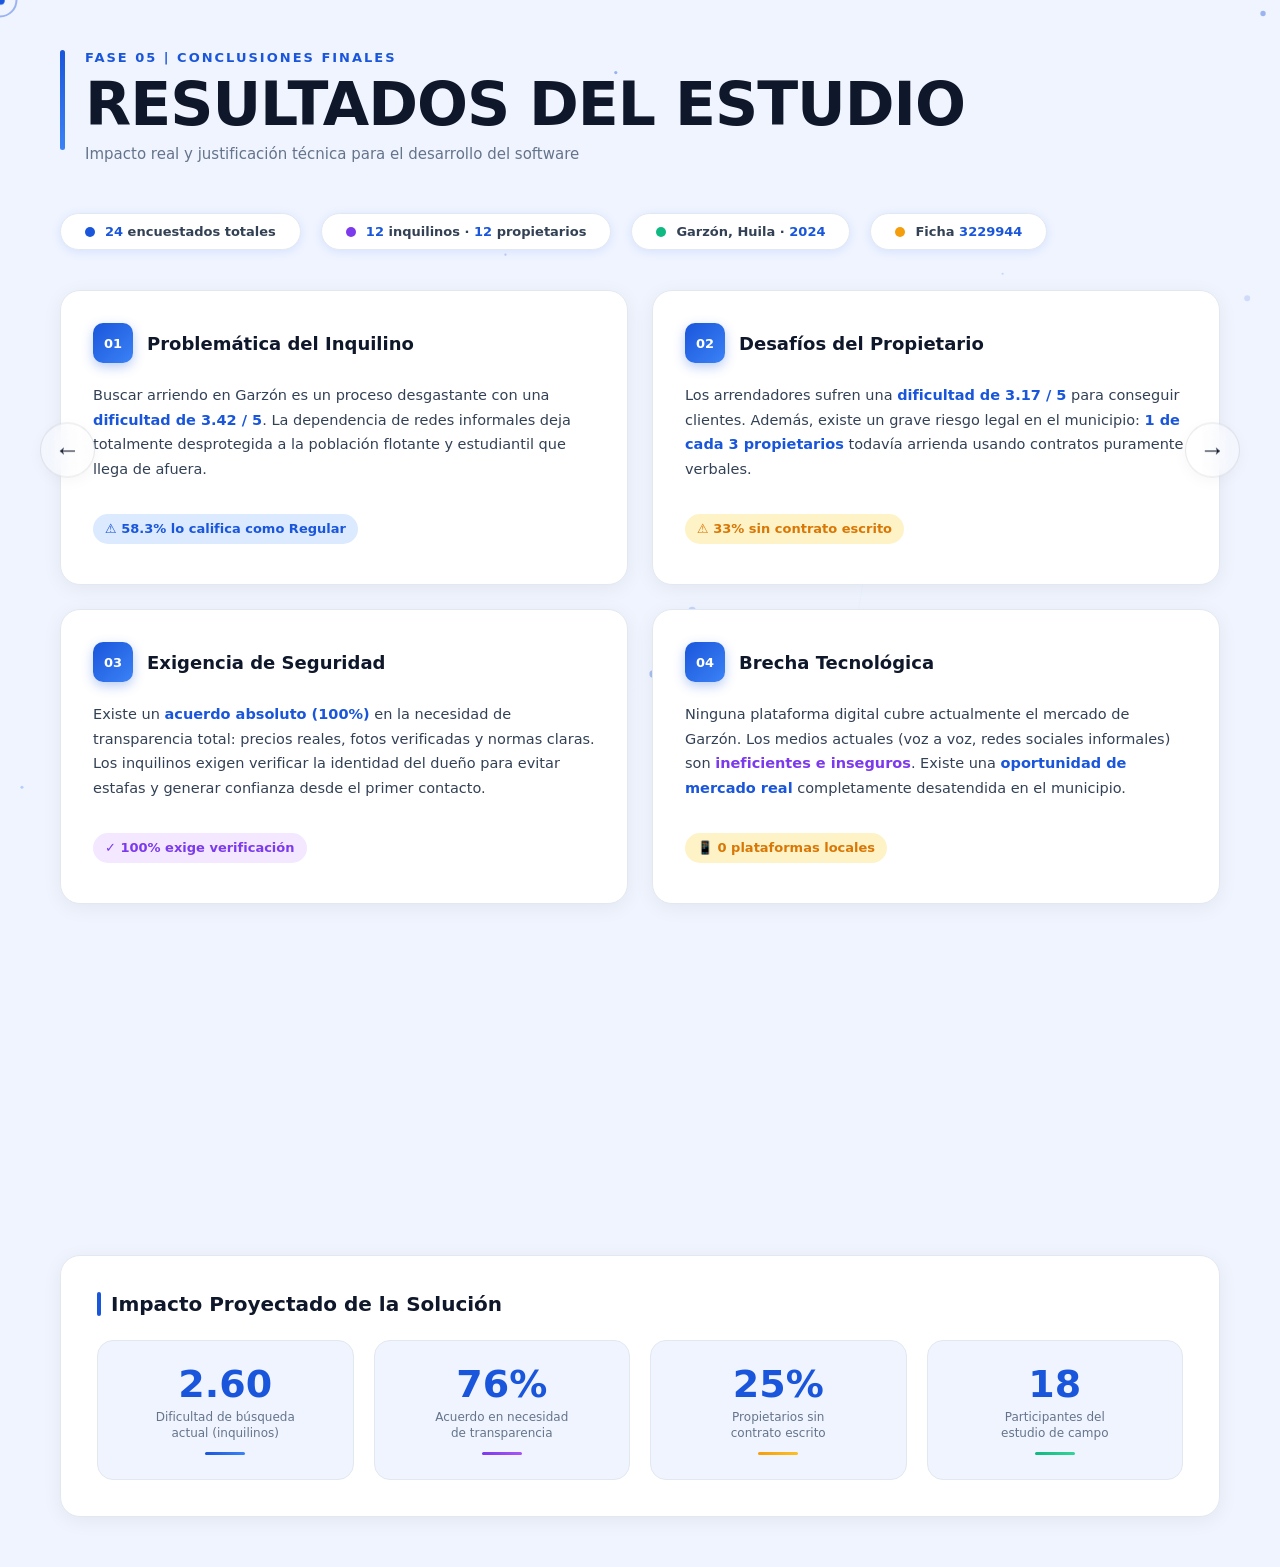
<file: conclusiones.html>
<!DOCTYPE html>
<html lang="es">
<head>
    <meta charset="UTF-8">
    <meta name="viewport" content="width=device-width, initial-scale=1.0">
    <title>Conclusiones Finales - Fase 05</title>
    <link rel="stylesheet" href="CSS/conclusiones.css">


</head>
<body>

    <!-- Cursor personalizado -->
    <div class="cursor-dot" id="cursorDot"></div>
    <div class="cursor-ring" id="cursorRing"></div>

    <!-- Canvas de partículas -->
    <canvas id="particles-canvas"></canvas>

    <div class="page-wrapper">

        <!-- HEADER -->
        <div class="header">
            <div class="header-bar"></div>
            <div class="header-content">
                <div class="fase-label">Fase 05 | Conclusiones Finales</div>
                <h1>Resultados del Estudio</h1>
                <p>Impacto real y justificación técnica para el desarrollo del software</p>
            </div>
        </div>

        <!-- STATS PILLS -->
        <div class="stats-bar">
            <div class="stat-pill">
                <div class="pill-dot"></div>
                <span><strong>24</strong> encuestados totales</span>
            </div>
            <div class="stat-pill">
                <div class="pill-dot" style="background: var(--purple)"></div>
                <span><strong>12</strong> inquilinos · <strong>12</strong> propietarios</span>
            </div>
            <div class="stat-pill">
                <div class="pill-dot" style="background: #10b981"></div>
                <span>Garzón, Huila · <strong>2024</strong></span>
            </div>
            <div class="stat-pill">
                <div class="pill-dot" style="background: var(--orange)"></div>
                <span>Ficha <strong>3229944</strong></span>
            </div>
        </div>

        <!-- GRID DE CONCLUSIONES -->
        <div class="conclusions-grid">

            <!-- Card 01 -->
            <div class="conclusion-card" data-delay="0.4">
                <div class="card-header">
                    <div class="card-number">01</div>
                    <div class="card-title">Problemática del Inquilino</div>
                </div>
                <div class="card-body">
                    Buscar arriendo en Garzón es un proceso desgastante con una 
                    <span class="highlight">dificultad de 3.42 / 5</span>. 
                    La dependencia de redes informales deja totalmente desprotegida 
                    a la población flotante y estudiantil que llega de afuera.
                    <br><br>
                    <span class="mini-stat">⚠ 58.3% lo califica como Regular</span>
                </div>
            </div>

            <!-- Card 02 -->
            <div class="conclusion-card" data-delay="0.55">
                <div class="card-header">
                    <div class="card-number">02</div>
                    <div class="card-title">Desafíos del Propietario</div>
                </div>
                <div class="card-body">
                    Los arrendadores sufren una 
                    <span class="highlight">dificultad de 3.17 / 5</span> 
                    para conseguir clientes. Además, existe un grave riesgo legal en el municipio: 
                    <span class="highlight">1 de cada 3 propietarios</span> 
                    todavía arrienda usando contratos puramente verbales.
                    <br><br>
                    <span class="mini-stat" style="background:#fef3c7; color:#d97706">⚠ 33% sin contrato escrito</span>
                </div>
            </div>

            <!-- Card 03 -->
            <div class="conclusion-card" data-delay="0.7">
                <div class="card-header">
                    <div class="card-number">03</div>
                    <div class="card-title">Exigencia de Seguridad</div>
                </div>
                <div class="card-body">
                    Existe un <span class="highlight">acuerdo absoluto (100%)</span> en la necesidad de 
                    transparencia total: precios reales, fotos verificadas y normas claras. 
                    Los inquilinos exigen verificar la identidad del dueño para evitar estafas 
                    y generar confianza desde el primer contacto.
                    <br><br>
                    <span class="mini-stat" style="background:#f3e8ff; color:#7c3aed">✓ 100% exige verificación</span>
                </div>
            </div>

            <!-- Card 04 -->
            <div class="conclusion-card" data-delay="0.85">
                <div class="card-header">
                    <div class="card-number">04</div>
                    <div class="card-title">Brecha Tecnológica</div>
                </div>
                <div class="card-body">
                    Ninguna plataforma digital cubre actualmente el mercado de Garzón. 
                    Los medios actuales (voz a voz, redes sociales informales) son 
                    <span class="highlight-purple">ineficientes e inseguros</span>. 
                    Existe una <span class="highlight">oportunidad de mercado real</span> 
                    completamente desatendida en el municipio.
                    <br><br>
                    <span class="mini-stat" style="background:#fef3c7; color:#d97706">📱 0 plataformas locales</span>
                </div>
            </div>

            <!-- Card 05 - SOLUCIÓN (full width) -->
            <div class="conclusion-card card-solution" data-delay="1.0">
                <div class="solution-content">
                    <div>
                        <div class="card-header">
                            <div class="card-number">05</div>
                            <div class="card-title">Solución del Problema</div>
                        </div>
                        <div class="card-body">
                            El resultado de este <strong style="color:white">proyecto de investigación</strong> demuestra 
                            que la solución definitiva es la creación de un aplicativo que centralice y 
                            digitalice todo el proceso de búsqueda y publicación de arriendos en Garzón, Huila. 
                            Una plataforma que conecte de forma segura, transparente y eficiente a inquilinos 
                            y propietarios, eliminando las barreras actuales del mercado informal.
                        </div>
                        <div class="solution-features">
                            <span class="feature-chip">📍 Geolocalización</span>
                            <span class="feature-chip">🔐 Verificación de identidad</span>
                            <span class="feature-chip">📄 Contratos digitales</span>
                            <span class="feature-chip">💬 Chat seguro</span>
                            <span class="feature-chip">🏠 Filtros avanzados</span>
                            <span class="feature-chip">⭐ Sistema de reseñas</span>
                        </div>
                    </div>
                    <div style="text-align:center; flex-shrink:0">
                        <canvas id="canvas-3d-solution" width="140" height="140"></canvas>
                    </div>
                </div>
            </div>

        </div>

        <!-- SECCIÓN DE IMPACTO -->
        <div class="impact-section">
            <h3>Impacto Proyectado de la Solución</h3>
            <div class="impact-metrics">
                <div class="metric-box">
                    <span class="metric-number" data-target="3.42">0</span>
                    <div class="metric-label">Dificultad de búsqueda<br>actual (inquilinos)</div>
                    <div class="metric-bar"></div>
                </div>
                <div class="metric-box">
                    <span class="metric-number" data-target="100" data-suffix="%">0</span>
                    <div class="metric-label">Acuerdo en necesidad<br>de transparencia</div>
                    <div class="metric-bar" style="background: linear-gradient(90deg, var(--purple), #a855f7)"></div>
                </div>
                <div class="metric-box">
                    <span class="metric-number" data-target="33" data-suffix="%">0</span>
                    <div class="metric-label">Propietarios sin<br>contrato escrito</div>
                    <div class="metric-bar" style="background: linear-gradient(90deg, #f59e0b, #fbbf24)"></div>
                </div>
                <div class="metric-box">
                    <span class="metric-number" data-target="24">0</span>
                    <div class="metric-label">Participantes del<br>estudio de campo</div>
                    <div class="metric-bar" style="background: linear-gradient(90deg, #10b981, #34d399)"></div>
                </div>
            </div>
        </div>

    </div>
    <script src="js/navegacion.js"></script>

    <script>
    // ============================================================
    // 1. CURSOR PERSONALIZADO
    // ============================================================
    const cursorDot = document.getElementById('cursorDot');
    const cursorRing = document.getElementById('cursorRing');
    let mouseX = 0, mouseY = 0;
    let ringX = 0, ringY = 0;

    document.addEventListener('mousemove', (e) => {
        mouseX = e.clientX;
        mouseY = e.clientY;
        cursorDot.style.left = mouseX + 'px';
        cursorDot.style.top = mouseY + 'px';
    });

    function animateCursor() {
        ringX += (mouseX - ringX) * 0.12;
        ringY += (mouseY - ringY) * 0.12;
        cursorRing.style.left = ringX + 'px';
        cursorRing.style.top = ringY + 'px';
        requestAnimationFrame(animateCursor);
    }
    animateCursor();

    document.querySelectorAll('.conclusion-card, .stat-pill, .metric-box').forEach(el => {
        el.addEventListener('mouseenter', () => {
            cursorRing.style.width = '60px';
            cursorRing.style.height = '60px';
            cursorRing.style.borderColor = 'rgba(26,86,219,0.6)';
        });
        el.addEventListener('mouseleave', () => {
            cursorRing.style.width = '35px';
            cursorRing.style.height = '35px';
            cursorRing.style.borderColor = 'rgba(26,86,219,0.4)';
        });
    });

    // ============================================================
    // 2. SISTEMA DE PARTÍCULAS (fondo)
    // ============================================================
    const canvas = document.getElementById('particles-canvas');
    const ctx = canvas.getContext('2d');
    canvas.width = window.innerWidth;
    canvas.height = window.innerHeight;

    window.addEventListener('resize', () => {
        canvas.width = window.innerWidth;
        canvas.height = window.innerHeight;
    });

    const particles = [];
    const PARTICLE_COUNT = 60;

    class Particle {
        constructor() {
            this.reset();
        }
        reset() {
            this.x = Math.random() * canvas.width;
            this.y = Math.random() * canvas.height;
            this.radius = Math.random() * 3 + 1;
            this.speedX = (Math.random() - 0.5) * 0.5;
            this.speedY = (Math.random() - 0.5) * 0.5;
            this.opacity = Math.random() * 0.4 + 0.1;
            this.color = Math.random() > 0.5 ? '26,86,219' : '59,130,246';
        }
        update() {
            this.x += this.speedX;
            this.y += this.speedY;
            if (this.x < 0 || this.x > canvas.width || 
                this.y < 0 || this.y > canvas.height) this.reset();
        }
        draw() {
            ctx.beginPath();
            ctx.arc(this.x, this.y, this.radius, 0, Math.PI * 2);
            ctx.fillStyle = `rgba(${this.color},${this.opacity})`;
            ctx.fill();
        }
    }

    for (let i = 0; i < PARTICLE_COUNT; i++) {
        particles.push(new Particle());
    }

    function drawConnections() {
        for (let i = 0; i < particles.length; i++) {
            for (let j = i + 1; j < particles.length; j++) {
                const dx = particles[i].x - particles[j].x;
                const dy = particles[i].y - particles[j].y;
                const dist = Math.sqrt(dx*dx + dy*dy);
                if (dist < 120) {
                    ctx.beginPath();
                    ctx.strokeStyle = `rgba(59,130,246,${0.08 * (1 - dist/120)})`;
                    ctx.lineWidth = 1;
                    ctx.moveTo(particles[i].x, particles[i].y);
                    ctx.lineTo(particles[j].x, particles[j].y);
                    ctx.stroke();
                }
            }
        }
    }

    function animateParticles() {
        ctx.clearRect(0, 0, canvas.width, canvas.height);
        particles.forEach(p => { p.update(); p.draw(); });
        drawConnections();
        requestAnimationFrame(animateParticles);
    }
    animateParticles();

    // ============================================================
    // 3. ANIMACIÓN 3D - CUBO ROTANTE (tarjeta solución)
    // ============================================================
    const canvas3d = document.getElementById('canvas-3d-solution');
    const ctx3d = canvas3d.getContext('2d');
    let angle = 0;

    function project3D(x, y, z, fov = 200, viewDist = 5) {
        const factor = fov / (viewDist + z);
        return {
            x: x * factor + canvas3d.width / 2,
            y: y * factor + canvas3d.height / 2
        };
    }

    function rotate3D(x, y, z, rx, ry) {
        // Rotación Y
        let x1 = x * Math.cos(ry) + z * Math.sin(ry);
        let z1 = -x * Math.sin(ry) + z * Math.cos(ry);
        // Rotación X
        let y1 = y * Math.cos(rx) - z1 * Math.sin(rx);
        let z2 = y * Math.sin(rx) + z1 * Math.cos(rx);
        return { x: x1, y: y1, z: z2 };
    }

    function drawCube() {
        ctx3d.clearRect(0, 0, canvas3d.width, canvas3d.height);
        
        const size = 35;
        const vertices = [
            [-size,-size,-size],[size,-size,-size],[size,size,-size],[-size,size,-size],
            [-size,-size, size],[size,-size, size],[size,size, size],[-size,size, size]
        ];

        const faces = [
            [0,1,2,3,'rgba(26,86,219,0.3)','rgba(26,86,219,0.8)'],
            [4,5,6,7,'rgba(59,130,246,0.3)','rgba(59,130,246,0.8)'],
            [0,1,5,4,'rgba(37,99,235,0.3)','rgba(37,99,235,0.8)'],
            [2,3,7,6,'rgba(96,165,250,0.3)','rgba(96,165,250,0.8)'],
            [0,3,7,4,'rgba(147,197,253,0.2)','rgba(147,197,253,0.6)'],
            [1,2,6,5,'rgba(29,78,216,0.3)','rgba(29,78,216,0.8)']
        ];

        const rx = angle * 0.5;
        const ry = angle;

        const projected = vertices.map(([x, y, z]) => {
            const r = rotate3D(x, y, z, rx, ry);
            return project3D(r.x, r.y, r.z);
        });

        const rotated = vertices.map(([x, y, z]) => rotate3D(x, y, z, rx, ry));

        faces.forEach(([a, b, c, d, fill, stroke]) => {
            // Normal para backface culling
            const v1 = rotated[b], v2 = rotated[a], v3 = rotated[c];
            const nx = (v2.y-v1.y)*(v3.z-v1.z) - (v2.z-v1.z)*(v3.y-v1.y);
            const ny = (v2.z-v1.z)*(v3.x-v1.x) - (v2.x-v1.x)*(v3.z-v1.z);
            const nz = (v2.x-v1.x)*(v3.y-v1.y) - (v2.y-v1.y)*(v3.x-v1.x);
            if (nz < 0) return;

            ctx3d.beginPath();
            ctx3d.moveTo(projected[a].x, projected[a].y);
            ctx3d.lineTo(projected[b].x, projected[b].y);
            ctx3d.lineTo(projected[c].x, projected[c].y);
            ctx3d.lineTo(projected[d].x, projected[d].y);
            ctx3d.closePath();
            ctx3d.fillStyle = fill;
            ctx3d.fill();
            ctx3d.strokeStyle = stroke;
            ctx3d.lineWidth = 1.5;
            ctx3d.stroke();
        });

        angle += 0.015;
        requestAnimationFrame(drawCube);
    }
    drawCube();

    // ============================================================
    // 4. ANIMACIÓN DE APARICIÓN DE CARDS (Intersection Observer)
    // ============================================================
    const cards = document.querySelectorAll('.conclusion-card');
    const observer = new IntersectionObserver((entries) => {
        entries.forEach(entry => {
            if (entry.isIntersecting) {
                const delay = parseFloat(entry.target.dataset.delay || 0) * 1000;
                setTimeout(() => {
                    entry.target.classList.add('animated');
                }, delay - 400);
                observer.unobserve(entry.target);
            }
        });
    }, { threshold: 0.1 });

    cards.forEach(card => observer.observe(card));

    // ============================================================
    // 5. COUNTER ANIMATION (números del impacto)
    // ============================================================
    const metricNumbers = document.querySelectorAll('.metric-number');
    const counterObserver = new IntersectionObserver((entries) => {
        entries.forEach(entry => {
            if (entry.isIntersecting) {
                const el = entry.target;
                const target = parseFloat(el.dataset.target);
                const suffix = el.dataset.suffix || '';
                const isDecimal = target % 1 !== 0;
                let start = 0;
                const duration = 1500;
                const step = (timestamp) => {
                    if (!start) start = timestamp;
                    const progress = Math.min((timestamp - start) / duration, 1);
                    const eased = 1 - Math.pow(1 - progress, 3);
                    const current = eased * target;
                    el.textContent = isDecimal ? current.toFixed(2) + suffix : Math.round(current) + suffix;
                    if (progress < 1) requestAnimationFrame(step);
                };
                requestAnimationFrame(step);
                counterObserver.unobserve(el);
            }
        });
    }, { threshold: 0.5 });

    metricNumbers.forEach(el => counterObserver.observe(el));

    // ============================================================
    // 6. EFECTO PARALLAX 3D EN CARDS (mouse move)
    // ============================================================
    cards.forEach(card => {
        card.addEventListener('mousemove', (e) => {
            const rect = card.getBoundingClientRect();
            const x = (e.clientX - rect.left) / rect.width - 0.5;
            const y = (e.clientY - rect.top) / rect.height - 0.5;
            card.style.transform = `
                translateY(-8px) 
                rotateX(${-y * 8}deg) 
                rotateY(${x * 8}deg)
                scale(1.01)
            `;
        });
        card.addEventListener('mouseleave', () => {
            card.style.transform = '';
        });
    });

    // ============================================================
    // 7. ANIMACIÓN DE ESCRITURA EN EL TÍTULO
    // ============================================================
    const title = document.querySelector('.header-content h1');
    const originalText = title.textContent;
    title.textContent = '';
    let charIndex = 0;

    function typeWriter() {
        if (charIndex < originalText.length) {
            title.textContent += originalText[charIndex];
            charIndex++;
            setTimeout(typeWriter, 40);
        }
    }
    setTimeout(typeWriter, 600);

    // ============================================================
    // 8. RIPPLE EN TARJETAS AL CLICK
    // ============================================================
    cards.forEach(card => {
        card.addEventListener('click', function(e) {
            const ripple = document.createElement('span');
            const rect = card.getBoundingClientRect();
            const size = Math.max(rect.width, rect.height);
            ripple.style.cssText = `
                position:absolute; border-radius:50%; 
                width:${size}px; height:${size}px;
                left:${e.clientX - rect.left - size/2}px;
                top:${e.clientY - rect.top - size/2}px;
                background:rgba(26,86,219,0.1);
                transform:scale(0);
                animation: rippleAnim 0.6s linear;
                pointer-events:none;
                z-index:10;
            `;
            card.appendChild(ripple);
            setTimeout(() => ripple.remove(), 600);
        });
    });

    // Añadir keyframe de ripple dinámicamente
    const styleSheet = document.createElement('style');
    styleSheet.textContent = `
        @keyframes rippleAnim {
            to { transform: scale(2); opacity: 0; }
        }
    `;
    document.head.appendChild(styleSheet);

    </script>
</body>
</html>

</body>
</html>
</file>
<file: CSS/conclusiones.css>
* {
            margin: 0;
            padding: 0;
            box-sizing: border-box;
        }

        :root {
            --color-fondo: #ffffff;          /* Blanco puro */
            --color-fondo-suave: #f1f5f9;    /* Gris muy claro para contrastes */
            --color-azul-principal: #0f172a; /* Azul marino profundo para títulos */
            --color-azul-acento: #2563eb;    /* Azul brillante para elementos destacados */
            --color-texto: #334155;          /* Gris oscuro para lectura cómoda */
            --color-texto-mutado: #64748b;   /* Gris medio para etiquetas */
            --bg-primary: #f0f4ff;
            --bg-secondary: #ffffff;
            --bg-card: #ffffff;
            --blue-primary: #1a56db;
            --blue-secondary: #3b82f6;
            --blue-light: #dbeafe;
            --blue-accent: #2563eb;
            --purple: #7c3aed;
            --orange: #f59e0b;
            --text-dark: #0f172a;
            --text-medium: #334155;
            --text-light: #64748b;
            --border: #e2e8f0;
            --shadow: rgba(59, 130, 246, 0.15);
        }

        /* Botones flotantes del Carrusel (Estilo redondeado, traslúcido y minimalista) */
.controles-navegacion {
    position: fixed;
    top: 50%;
    left: 0;
    width: 100vw;
    display: flex;
    justify-content: space-between;
    padding: 0 40px;
    transform: translateY(-50%);
    pointer-events: none; /* Deja pasar los clics al contenido central */
    z-index: 1000;
}

.btn-nav {
    pointer-events: auto; /* Reactiva los clics individuales */
    background-color: rgba(255, 255, 255, 0.3);
    backdrop-filter: blur(10px);
    -webkit-backdrop-filter: blur(10px);
    border: 1px solid rgba(15, 23, 42, 0.1);
    color: var(--color-azul-principal);
    width: 55px;
    height: 55px;
    font-size: 1.6rem;
    cursor: pointer;
    border-radius: 50%;
    display: flex;
    justify-content: center;
    align-items: center;
    transition: all 0.4s cubic-bezier(0.175, 0.885, 0.32, 1.275);
    box-shadow: 0 4px 15px rgba(0, 0, 0, 0.04);
}

/* Efecto solicitado: Brillo y expansión al posar el mouse */
.btn-nav:hover {
    background-color: var(--color-azul-acento);
    color: #ffffff;
    border-color: var(--color-azul-acento);
    transform: scale(1.15);
    box-shadow: 0 0 25px rgba(37, 99, 235, 0.6);
}

/* Forzar posición unitaria por si falta un botón */
.btn-siguiente {
    margin-left: auto;
}

        body {
            font-family: 'Segoe UI', system-ui, sans-serif;
            background: var(--bg-primary);
            color: var(--text-dark);
            min-height: 100vh;
            overflow-x: hidden;
            position: relative;
        }

        /* ===== FONDO ANIMADO CON PARTÍCULAS ===== */
        #particles-canvas {
            position: fixed;
            top: 0;
            left: 0;
            width: 100%;
            height: 100%;
            z-index: 0;
            pointer-events: none;
        }

        .page-wrapper {
            position: relative;
            z-index: 1;
            padding: 50px 60px;
            max-width: 1400px;
            margin: 0 auto;
        }

        /* ===== HEADER ===== */
        .header {
            display: flex;
            align-items: flex-start;
            gap: 20px;
            margin-bottom: 50px;
            opacity: 0;
            transform: translateY(-30px);
            animation: slideDown 0.8s ease forwards 0.2s;
        }

        .header-bar {
            width: 5px;
            height: 100px;
            background: linear-gradient(180deg, var(--blue-primary), var(--blue-secondary));
            border-radius: 3px;
            flex-shrink: 0;
        }

        .header-content .fase-label {
            font-size: 13px;
            font-weight: 700;
            color: var(--blue-primary);
            letter-spacing: 2px;
            text-transform: uppercase;
            margin-bottom: 6px;
        }

        .header-content h1 {
            font-size: clamp(36px, 5vw, 60px);
            font-weight: 900;
            color: var(--text-dark);
            letter-spacing: -1px;
            line-height: 1.1;
            text-transform: uppercase;
        }

        .header-content p {
            font-size: 15px;
            color: var(--text-light);
            margin-top: 8px;
        }

        /* ===== STATS BAR ===== */
        .stats-bar {
            display: flex;
            gap: 20px;
            margin-bottom: 40px;
            opacity: 0;
            animation: fadeIn 0.8s ease forwards 0.5s;
        }

        .stat-pill {
            background: white;
            border: 1px solid var(--border);
            border-radius: 50px;
            padding: 10px 24px;
            display: flex;
            align-items: center;
            gap: 10px;
            box-shadow: 0 2px 10px var(--shadow);
            transition: transform 0.3s ease, box-shadow 0.3s ease;
            cursor: default;
        }

        .stat-pill:hover {
            transform: translateY(-3px);
            box-shadow: 0 8px 25px var(--shadow);
        }

        .stat-pill .pill-dot {
            width: 10px;
            height: 10px;
            border-radius: 50%;
            background: var(--blue-primary);
            animation: pulse 2s infinite;
        }

        .stat-pill span {
            font-size: 13px;
            font-weight: 600;
            color: var(--text-medium);
        }

        .stat-pill strong {
            color: var(--blue-primary);
        }

        /* ===== GRID PRINCIPAL ===== */
        .conclusions-grid {
            display: grid;
            grid-template-columns: repeat(2, 1fr);
            gap: 24px;
            margin-bottom: 40px;
        }

        /* ===== TARJETA DE CONCLUSIÓN ===== */
        .conclusion-card {
            background: white;
            border-radius: 20px;
            padding: 32px;
            border: 1px solid var(--border);
            box-shadow: 0 4px 20px rgba(0,0,0,0.06);
            position: relative;
            overflow: hidden;
            opacity: 0;
            transform: translateY(40px) rotateX(10deg);
            transition: transform 0.4s ease, box-shadow 0.4s ease;
            cursor: default;
            transform-style: preserve-3d;
            perspective: 1000px;
        }

        .conclusion-card.animated {
            animation: cardReveal 0.7s ease forwards;
        }

        .conclusion-card:hover {
            transform: translateY(-8px) rotateX(2deg) scale(1.01);
            box-shadow: 0 20px 50px rgba(59, 130, 246, 0.2);
        }

        .conclusion-card::before {
            content: '';
            position: absolute;
            top: 0;
            left: 0;
            right: 0;
            height: 3px;
            background: linear-gradient(90deg, var(--blue-primary), var(--blue-secondary));
            transform: scaleX(0);
            transform-origin: left;
            transition: transform 0.4s ease;
        }

        .conclusion-card:hover::before {
            transform: scaleX(1);
        }

        /* Efecto glow en el fondo */
        .conclusion-card::after {
            content: '';
            position: absolute;
            top: -50%;
            right: -50%;
            width: 200px;
            height: 200px;
            background: radial-gradient(circle, rgba(59,130,246,0.06) 0%, transparent 70%);
            border-radius: 50%;
            transition: all 0.5s ease;
        }

        .conclusion-card:hover::after {
            top: -20%;
            right: -20%;
            width: 300px;
            height: 300px;
        }

        .card-header {
            display: flex;
            align-items: center;
            gap: 14px;
            margin-bottom: 20px;
        }

        .card-number {
            width: 40px;
            height: 40px;
            background: linear-gradient(135deg, var(--blue-primary), var(--blue-secondary));
            color: white;
            border-radius: 10px;
            display: flex;
            align-items: center;
            justify-content: center;
            font-size: 13px;
            font-weight: 800;
            flex-shrink: 0;
            box-shadow: 0 4px 12px rgba(26, 86, 219, 0.3);
            transition: transform 0.3s ease;
        }

        .conclusion-card:hover .card-number {
            transform: rotate(10deg) scale(1.1);
        }

        .card-title {
            font-size: 18px;
            font-weight: 700;
            color: var(--text-dark);
        }

        .card-body {
            font-size: 14.5px;
            line-height: 1.7;
            color: var(--text-medium);
        }

        .highlight {
            color: var(--blue-primary);
            font-weight: 700;
        }

        .highlight-orange {
            color: #d97706;
            font-weight: 700;
        }

        .highlight-purple {
            color: var(--purple);
            font-weight: 700;
        }

        /* Mini stats dentro de las tarjetas */
        .mini-stat {
            display: inline-flex;
            align-items: center;
            gap: 6px;
            background: var(--blue-light);
            color: var(--blue-primary);
            padding: 4px 12px;
            border-radius: 20px;
            font-size: 13px;
            font-weight: 700;
            margin: 8px 0;
        }

        /* ===== TARJETA ESPECIAL - SOLUCIÓN (full width) ===== */
        .card-solution {
            grid-column: 1 / -1;
            background: linear-gradient(135deg, var(--blue-primary) 0%, #1e40af 100%);
            color: white;
            border: none;
        }

        .card-solution .card-title {
            color: white;
        }

        .card-solution .card-body {
            color: rgba(255,255,255,0.85);
        }

        .card-solution .card-number {
            background: rgba(255,255,255,0.2);
            box-shadow: 0 4px 12px rgba(0,0,0,0.2);
        }

        .card-solution::before {
            background: linear-gradient(90deg, rgba(255,255,255,0.3), rgba(255,255,255,0.1));
        }

        .card-solution::after {
            background: radial-gradient(circle, rgba(255,255,255,0.08) 0%, transparent 70%);
        }

        .solution-content {
            display: grid;
            grid-template-columns: 1fr auto;
            gap: 30px;
            align-items: center;
        }

        .solution-features {
            display: flex;
            gap: 16px;
            flex-wrap: wrap;
            margin-top: 16px;
        }

        .feature-chip {
            background: rgba(255,255,255,0.15);
            border: 1px solid rgba(255,255,255,0.25);
            color: white;
            padding: 6px 16px;
            border-radius: 20px;
            font-size: 12px;
            font-weight: 600;
            letter-spacing: 0.5px;
            backdrop-filter: blur(10px);
            transition: background 0.3s ease;
        }

        .feature-chip:hover {
            background: rgba(255,255,255,0.25);
        }

        .solution-icon-3d {
            width: 120px;
            height: 120px;
            position: relative;
            flex-shrink: 0;
        }

        /* ===== SECCIÓN FINAL - IMPACTO ===== */
        .impact-section {
            background: white;
            border-radius: 20px;
            padding: 36px;
            border: 1px solid var(--border);
            box-shadow: 0 4px 20px rgba(0,0,0,0.06);
            opacity: 0;
            animation: fadeInUp 0.8s ease forwards 1.2s;
        }

        .impact-section h3 {
            font-size: 20px;
            font-weight: 800;
            color: var(--text-dark);
            margin-bottom: 24px;
            display: flex;
            align-items: center;
            gap: 10px;
        }

        .impact-section h3::before {
            content: '';
            width: 4px;
            height: 24px;
            background: var(--blue-primary);
            border-radius: 2px;
        }

        .impact-metrics {
            display: grid;
            grid-template-columns: repeat(4, 1fr);
            gap: 20px;
        }

        .metric-box {
            text-align: center;
            padding: 24px 16px;
            background: var(--bg-primary);
            border-radius: 16px;
            border: 1px solid var(--border);
            transition: all 0.3s ease;
            position: relative;
            overflow: hidden;
        }

        .metric-box:hover {
            transform: translateY(-5px);
            box-shadow: 0 12px 30px var(--shadow);
            background: white;
        }

        .metric-number {
            font-size: 38px;
            font-weight: 900;
            color: var(--blue-primary);
            line-height: 1;
            margin-bottom: 6px;
            display: block;
        }

        .metric-label {
            font-size: 12px;
            color: var(--text-light);
            font-weight: 500;
            line-height: 1.4;
        }

        .metric-bar {
            width: 40px;
            height: 3px;
            background: linear-gradient(90deg, var(--blue-primary), var(--blue-secondary));
            border-radius: 2px;
            margin: 10px auto 0;
        }

        /* ===== CANVAS 3D ===== */
        #canvas-3d {
            position: absolute;
            top: 0;
            right: 0;
            width: 300px;
            height: 300px;
            opacity: 0.15;
            pointer-events: none;
        }

        /* ===== ANIMACIONES ===== */
        @keyframes slideDown {
            to { opacity: 1; transform: translateY(0); }
        }

        @keyframes fadeIn {
            to { opacity: 1; }
        }

        @keyframes fadeInUp {
            from { opacity: 0; transform: translateY(30px); }
            to { opacity: 1; transform: translateY(0); }
        }

        @keyframes cardReveal {
            to {
                opacity: 1;
                transform: translateY(0) rotateX(0);
            }
        }

        @keyframes pulse {
            0%, 100% { transform: scale(1); opacity: 1; }
            50% { transform: scale(1.4); opacity: 0.7; }
        }

        @keyframes float {
            0%, 100% { transform: translateY(0px); }
            50% { transform: translateY(-10px); }
        }

        @keyframes countUp {
            from { opacity: 0; transform: scale(0.5); }
            to { opacity: 1; transform: scale(1); }
        }

        /* ===== CURSOR TRAIL ===== */
        .cursor-dot {
            position: fixed;
            width: 8px;
            height: 8px;
            background: var(--blue-primary);
            border-radius: 50%;
            pointer-events: none;
            z-index: 9999;
            transform: translate(-50%, -50%);
            transition: width 0.2s, height 0.2s;
        }

        .cursor-ring {
            position: fixed;
            width: 35px;
            height: 35px;
            border: 2px solid rgba(26, 86, 219, 0.4);
            border-radius: 50%;
            pointer-events: none;
            z-index: 9998;
            transform: translate(-50%, -50%);
            transition: all 0.1s linear;
        }

        /* ===== RESPONSIVE ===== */
        @media (max-width: 900px) {
            .page-wrapper { padding: 30px; }
            .conclusions-grid { grid-template-columns: 1fr; }
            .card-solution { grid-column: 1; }
            .impact-metrics { grid-template-columns: repeat(2, 1fr); }
            .solution-content { grid-template-columns: 1fr; }
            .stats-bar { flex-wrap: wrap; }
        }
</file>
